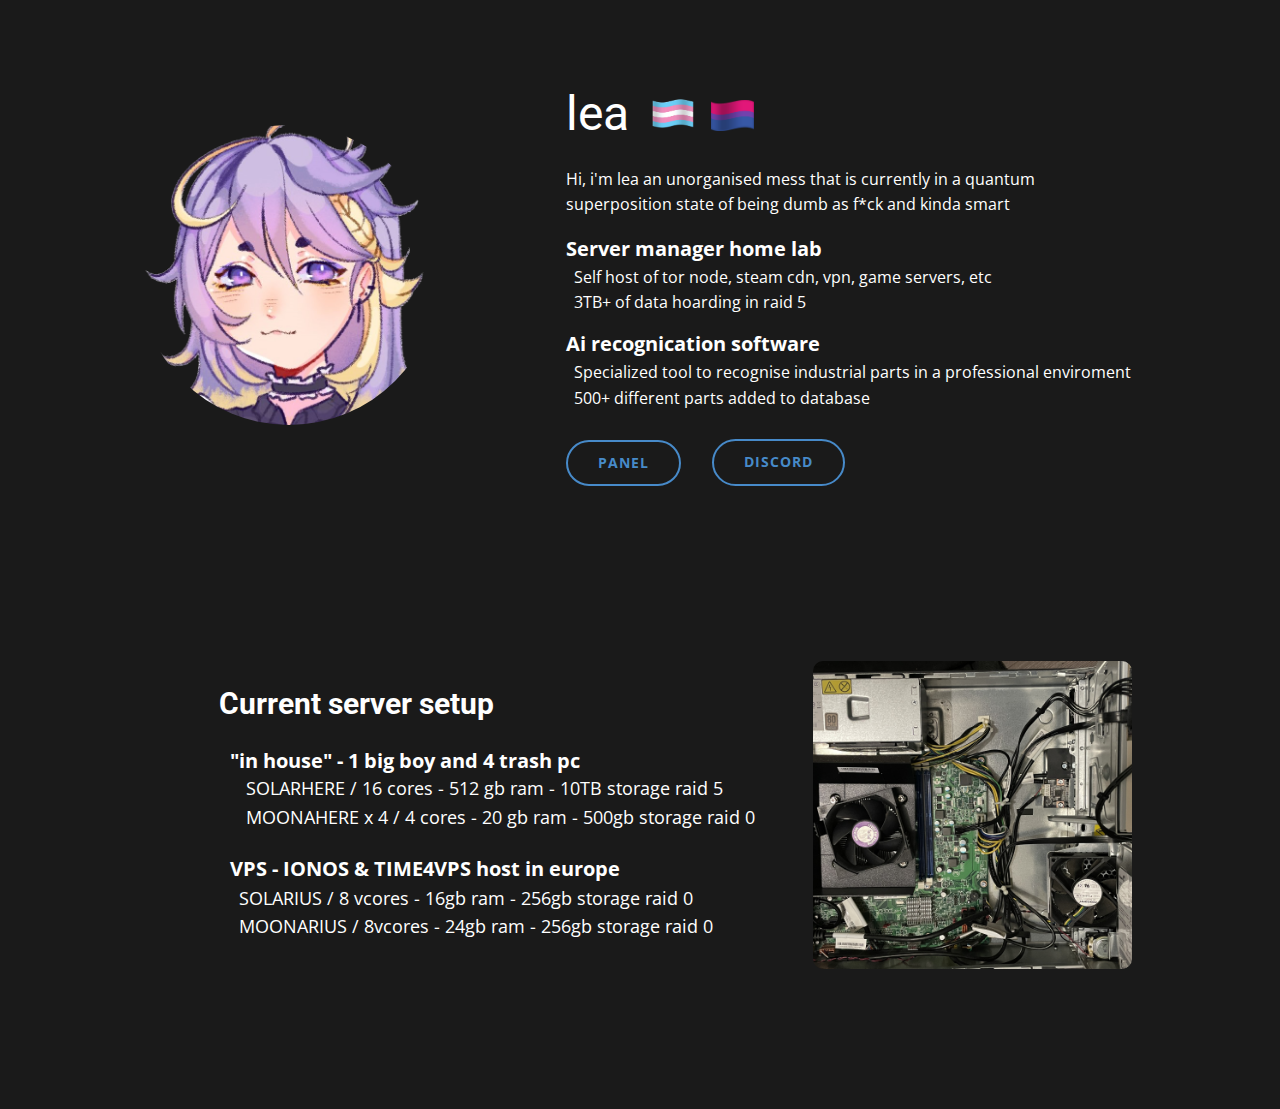
<file: index.html>
<!DOCTYPE html>
<html style="font-size: 16px;" lang="fr"><head>
    <meta name="viewport" content="width=device-width, initial-scale=1.0">
    <meta charset="utf-8">
    <meta name="keywords" content="lea">
    <meta name="description" content="">
    <title>lea life</title>
    <link rel="stylesheet" href="nicepage.css" media="screen">
<link rel="stylesheet" href="lea-life.css" media="screen">
    <script class="u-script" type="text/javascript" src="jquery.js" defer=""></script>
    <script class="u-script" type="text/javascript" src="nicepage.js" defer=""></script>
    <meta name="generator" content="Nicepage 4.19.3, nicepage.com">
    <link rel="icon" href="images/favicon.png">
    <link id="u-theme-google-font" rel="stylesheet" href="https://fonts.googleapis.com/css?family=Roboto:100,100i,300,300i,400,400i,500,500i,700,700i,900,900i|Open+Sans:300,300i,400,400i,500,500i,600,600i,700,700i,800,800i">
    
    
    
    <script type="application/ld+json">{
		"@context": "http://schema.org",
		"@type": "Organization",
		"name": "Site1"
}</script>
    <meta name="theme-color" content="#478ac9">
    <meta property="og:title" content="lea life">
    <meta property="og:description" content="">
    <meta property="og:type" content="website">
  </head>
  <body data-home-page="lea-life.html" data-home-page-title="lea life" class="u-body u-xl-mode" data-lang="fr">
    <section class="u-clearfix u-grey-90 u-section-1" id="sec-1273">
      <div class="u-clearfix u-sheet u-sheet-1">
        <div class="u-clearfix u-expanded-width u-gutter-0 u-layout-wrap u-layout-wrap-1">
          <div class="u-layout">
            <div class="u-layout-row">
              <div class="u-align-center u-container-style u-layout-cell u-left-cell u-size-23 u-layout-cell-1">
                <div class="u-container-layout u-valign-middle u-container-layout-1">
                  <div alt="" class="u-image u-image-circle u-image-1" src="" data-image-width="619" data-image-height="619"></div>
                </div>
              </div>
              <div class="u-align-left u-container-style u-layout-cell u-right-cell u-size-37 u-layout-cell-2">
                <div class="u-container-layout u-container-layout-2">
                  <h2 class="u-text u-text-1">lea</h2>
                  <img class="u-image u-image-contain u-image-default u-preserve-proportions u-image-2" src="images/i-2-90327039-emoji-are-getting-more-inclusiveand8211with-one-notable-exception-removebg-preview.png" alt="" data-image-width="500" data-image-height="500">
                  <img class="u-image u-image-default u-image-3" src="images/Asset-5-8.png" alt="" data-image-width="789" data-image-height="572">
                  <p class="u-text u-text-default u-text-2">Hi, i'm lea an unorganised mess that is currently in a quantum&nbsp;<br>superposition state of being dumb as f*ck and kinda smart&nbsp;
                  </p>
                  <p class="u-text u-text-default u-text-3">Server manager home lab&nbsp;</p>
                  <p class="u-text u-text-default u-text-4">Self host of tor node, steam cdn, vpn, game servers, etc&nbsp;</p>
                  <p class="u-text u-text-default u-text-5">3TB+ of data hoarding in raid 5</p>
                  <p class="u-text u-text-default u-text-6">Ai recognication software</p>
                  <p class="u-text u-text-default u-text-7">Specialized tool to recognise industrial parts in a professional enviroment&nbsp;</p>
                  <p class="u-text u-text-default u-text-8">500+ different parts added to database&nbsp;</p>
                  <a href="https://discord.gg/tZEpmua2u4" class="u-border-2 u-border-palette-1-base u-btn u-btn-round u-button-style u-hover-palette-1-base u-none u-radius-50 u-text-hover-white u-text-palette-1-base u-btn-1">DISCORD</a>
                  <a href="https://panel.wily.life" class="u-border-2 u-border-hover-palette-1-base u-border-palette-1-base u-btn u-btn-round u-button-style u-hover-palette-1-base u-none u-radius-50 u-btn-2">PANEL</a>
                </div>
              </div>
            </div>
          </div>
        </div>
      </div>
    </section>
    <section class="u-clearfix u-grey-90 u-section-2" id="sec-de44">
      <div class="u-clearfix u-sheet u-sheet-1">
        <h3 class="u-text u-text-1">Current server setup</h3>
        <p class="u-text u-text-2">SOLARHERE / 16 cores - 512 gb ram - 10TB storage raid 5&nbsp;</p>
        <p class="u-text u-text-3">MOONAHERE x 4 / 4 cores - 20 gb ram - 500gb storage raid 0</p>
        <p class="u-text u-text-4">SOLARIUS / 8 vcores - 16gb ram - 256gb storage raid 0</p>
        <p class="u-text u-text-5">MOONARIUS / 8vcores - 24gb ram - 256gb storage raid 0</p>
        <img class="u-image u-image-round u-radius-10 u-image-1" src="images/IMG_1010.jpg" alt="" data-image-width="4032" data-image-height="3024">
        <p class="u-text u-text-default u-text-6">"in house" - 1 big boy and 4 trash pc</p>
        <p class="u-text u-text-default u-text-7">VPS - IONOS &amp; TIME4VPS host in europe</p>
      </div>
    </section>
    
    
    
  
</body></html>
</file>
